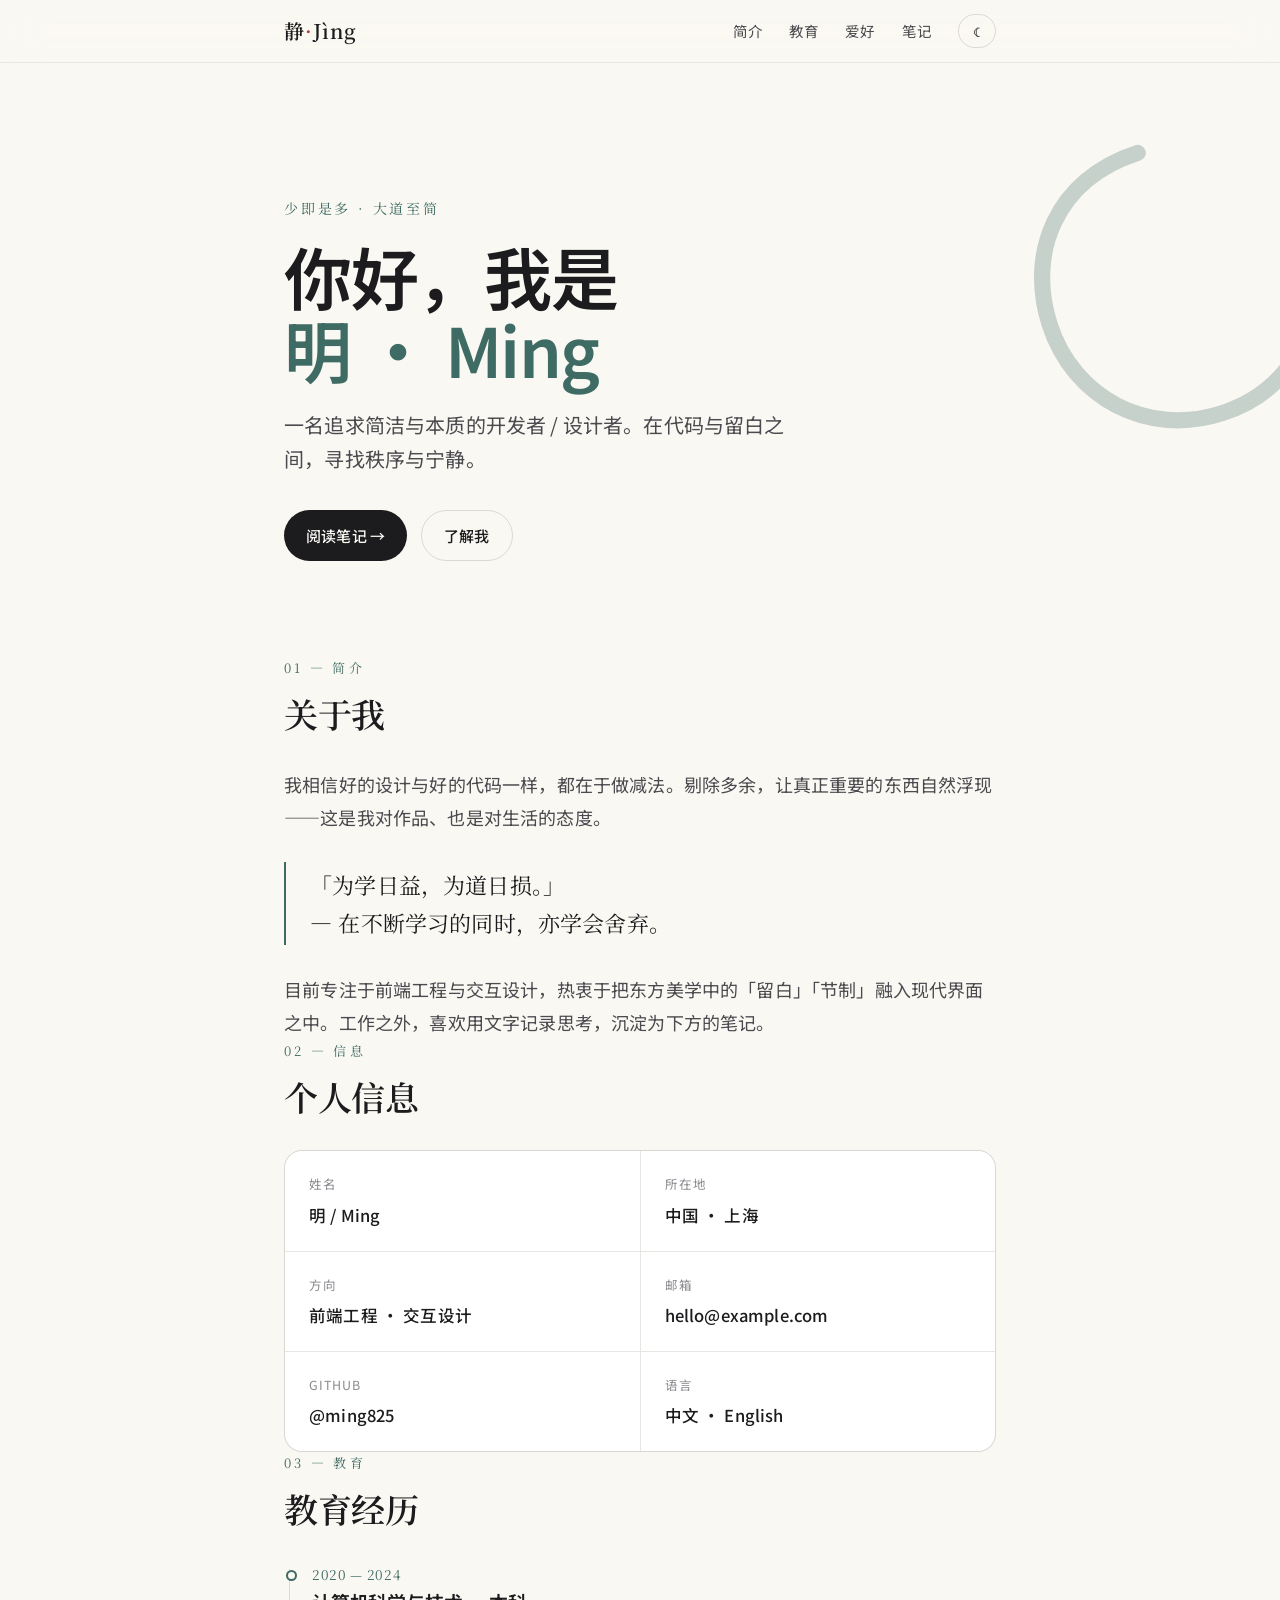
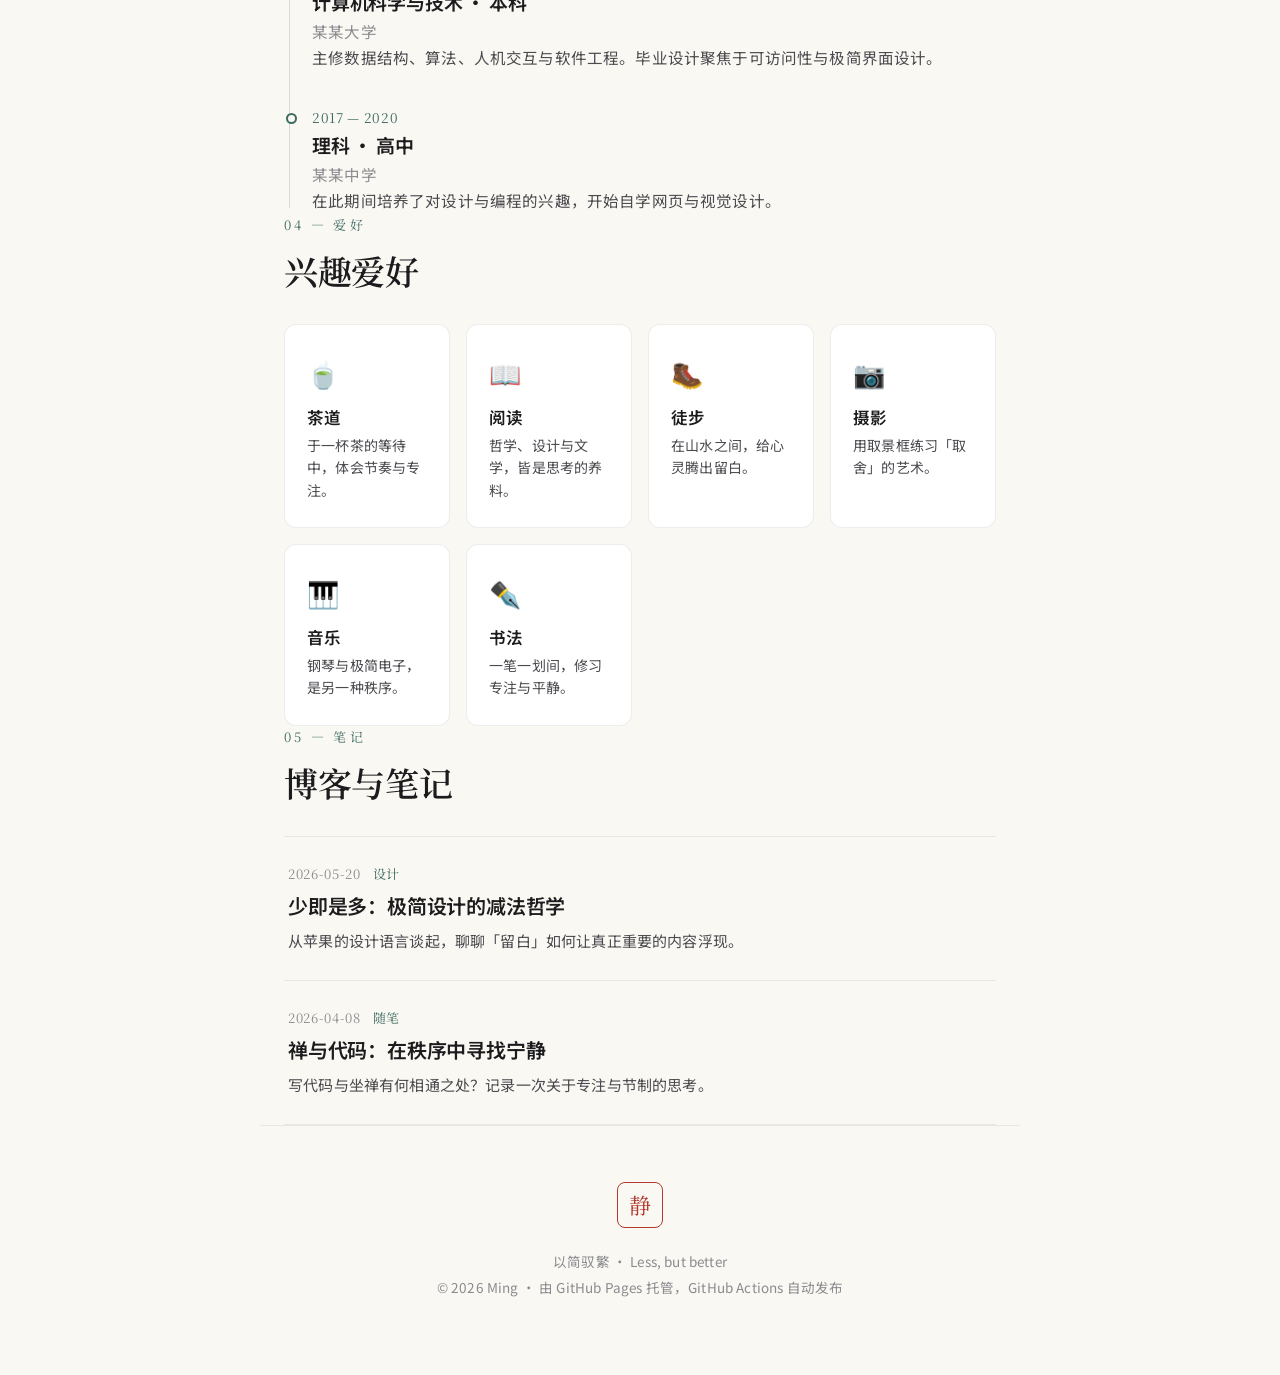
<file: index.html>
<!DOCTYPE html>
<html lang="zh-CN" data-theme="light">
<head>
  <meta charset="UTF-8" />
  <meta name="viewport" content="width=device-width, initial-scale=1.0" />
  <title>静 · 个人主页</title>
  <meta name="description" content="个人简历主页 — 个人信息、教育经历、简介与笔记。" />
  <link rel="preconnect" href="https://fonts.googleapis.com" />
  <link rel="preconnect" href="https://fonts.gstatic.com" crossorigin />
  <link href="https://fonts.googleapis.com/css2?family=Noto+Serif+SC:wght@400;500;600&family=Noto+Sans+SC:wght@300;400;500&display=swap" rel="stylesheet" />
  <link rel="stylesheet" href="assets/css/style.css" />
  <link rel="icon" href="data:image/svg+xml,<svg xmlns='http://www.w3.org/2000/svg' viewBox='0 0 100 100'><text y='.9em' font-size='90'>静</text></svg>" />
</head>
<body>

  <!-- ===== Nav ===== -->
  <nav class="nav">
    <div class="nav-inner">
      <a href="#top" class="brand">静<span class="seal">·</span>Jìng</a>
      <div class="nav-links">
        <a href="#about">简介</a>
        <a href="#education">教育</a>
        <a href="#hobbies">爱好</a>
        <a href="#notes">笔记</a>
        <button class="theme-toggle" id="themeToggle" aria-label="切换主题">☾</button>
      </div>
    </div>
  </nav>

  <!-- ===== Hero ===== -->
  <header class="hero" id="top">
    <svg class="enso" viewBox="0 0 200 200" aria-hidden="true">
      <path d="M100 24 C 52 24, 24 58, 24 100 C 24 142, 56 176, 100 176 C 138 176, 168 150, 174 112"
        fill="none" stroke="var(--accent)" stroke-width="9" stroke-linecap="round"
        opacity="0.5" transform="rotate(-18 100 100)"/>
    </svg>
    <div class="wrap reveal">
      <p class="hero-eyebrow">少即是多 · 大道至简</p>
      <h1>你好，我是<br /><span class="accent">明 · Ming</span></h1>
      <p class="hero-sub">一名追求简洁与本质的开发者 / 设计者。在代码与留白之间，寻找秩序与宁静。</p>
      <div class="hero-actions">
        <a class="btn btn-primary" href="#notes">阅读笔记 →</a>
        <a class="btn btn-ghost" href="#about">了解我</a>
      </div>
    </div>
  </header>

  <main>
    <!-- ===== About / Intro ===== -->
    <section id="about" class="wrap reveal">
      <span class="section-num">01 — 简介</span>
      <h2>关于我</h2>
      <div class="prose">
        <p>我相信好的设计与好的代码一样，都在于做减法。剔除多余，让真正重要的东西自然浮现——这是我对作品、也是对生活的态度。</p>
        <blockquote class="pull">「为学日益，为道日损。」<br />— 在不断学习的同时，亦学会舍弃。</blockquote>
        <p>目前专注于前端工程与交互设计，热衷于把东方美学中的「留白」「节制」融入现代界面之中。工作之外，喜欢用文字记录思考，沉淀为下方的笔记。</p>
      </div>
    </section>

    <!-- ===== Personal Info ===== -->
    <section id="info" class="wrap reveal">
      <span class="section-num">02 — 信息</span>
      <h2>个人信息</h2>
      <div class="info-grid">
        <div class="info-cell"><div class="k">姓名</div><div class="v">明 / Ming</div></div>
        <div class="info-cell"><div class="k">所在地</div><div class="v">中国 · 上海</div></div>
        <div class="info-cell"><div class="k">方向</div><div class="v">前端工程 · 交互设计</div></div>
        <div class="info-cell"><div class="k">邮箱</div><div class="v"><a href="mailto:hello@example.com">hello@example.com</a></div></div>
        <div class="info-cell"><div class="k">GitHub</div><div class="v"><a href="https://github.com/ming825" target="_blank" rel="noopener">@ming825</a></div></div>
        <div class="info-cell"><div class="k">语言</div><div class="v">中文 · English</div></div>
      </div>
    </section>

    <!-- ===== Education ===== -->
    <section id="education" class="wrap reveal">
      <span class="section-num">03 — 教育</span>
      <h2>教育经历</h2>
      <div class="timeline">
        <div class="tl-item">
          <div class="tl-date">2020 — 2024</div>
          <h3>计算机科学与技术 · 本科</h3>
          <p class="tl-org">某某大学</p>
          <p>主修数据结构、算法、人机交互与软件工程。毕业设计聚焦于可访问性与极简界面设计。</p>
        </div>
        <div class="tl-item">
          <div class="tl-date">2017 — 2020</div>
          <h3>理科 · 高中</h3>
          <p class="tl-org">某某中学</p>
          <p>在此期间培养了对设计与编程的兴趣，开始自学网页与视觉设计。</p>
        </div>
      </div>
    </section>

    <!-- ===== Hobbies ===== -->
    <section id="hobbies" class="wrap reveal">
      <span class="section-num">04 — 爱好</span>
      <h2>兴趣爱好</h2>
      <div class="hobby-grid">
        <div class="hobby"><div class="icon">🍵</div><h3>茶道</h3><p>于一杯茶的等待中，体会节奏与专注。</p></div>
        <div class="hobby"><div class="icon">📖</div><h3>阅读</h3><p>哲学、设计与文学，皆是思考的养料。</p></div>
        <div class="hobby"><div class="icon">🥾</div><h3>徒步</h3><p>在山水之间，给心灵腾出留白。</p></div>
        <div class="hobby"><div class="icon">📷</div><h3>摄影</h3><p>用取景框练习「取舍」的艺术。</p></div>
        <div class="hobby"><div class="icon">🎹</div><h3>音乐</h3><p>钢琴与极简电子，是另一种秩序。</p></div>
        <div class="hobby"><div class="icon">✒️</div><h3>书法</h3><p>一笔一划间，修习专注与平静。</p></div>
      </div>
    </section>

    <!-- ===== Notes / Blog ===== -->
    <section id="notes" class="wrap reveal">
      <span class="section-num">05 — 笔记</span>
      <h2>博客与笔记</h2>
      <div class="notes-list" id="notesList">
        <p class="note-loading">正在载入笔记…</p>
      </div>
    </section>
  </main>

  <!-- ===== Footer ===== -->
  <footer class="footer wrap reveal">
    <div class="seal-mark">静</div>
    <p>以简驭繁 · Less, but better</p>
    <p>© <span id="year"></span> Ming · 由 GitHub Pages 托管，GitHub Actions 自动发布</p>
  </footer>

  <script src="assets/js/main.js"></script>
</body>
</html>
</file>
<file: assets/css/style.css>
/* =========================================================
   静 · Jìng  —  Personal Resume & Notes
   Design language: Apple minimalism × Eastern Zen × modern UI
   ========================================================= */

/* ---------- Design tokens ---------- */
:root {
  /* Rice-paper warm neutrals */
  --bg:            #FAF8F3;
  --bg-elevated:   #FFFFFF;
  --bg-sunken:     #F2EFE8;
  --ink:           #1C1C1E;   /* near-black, Apple-like */
  --ink-soft:      #4A4A4F;
  --ink-faint:     #8A8A8F;
  --line:          rgba(28, 28, 30, 0.08);
  --line-strong:   rgba(28, 28, 30, 0.14);

  /* Zen accents: 黛青 (ink-teal) primary, 朱砂 (cinnabar) sparing highlight */
  --accent:        #3E6B63;
  --accent-soft:   rgba(62, 107, 99, 0.10);
  --seal:          #B23A2E;   /* used like a single red seal stamp */

  /* Type */
  --font-sans: -apple-system, BlinkMacSystemFont, "SF Pro Text", "Segoe UI",
               "Noto Sans SC", "PingFang SC", "Microsoft YaHei", Roboto, Helvetica, Arial, sans-serif;
  --font-serif: "Noto Serif SC", "Songti SC", "STSong", Georgia, "Times New Roman", serif;

  /* Rhythm */
  --maxw: 760px;
  --radius: 18px;
  --radius-sm: 12px;
  --ease: cubic-bezier(0.22, 1, 0.36, 1);
  --shadow: 0 1px 2px rgba(0,0,0,0.04), 0 8px 30px rgba(0,0,0,0.06);
}

[data-theme="dark"] {
  --bg:            #111312;
  --bg-elevated:   #191C1B;
  --bg-sunken:     #0C0E0D;
  --ink:           #ECECEC;
  --ink-soft:      #B6B8B6;
  --ink-faint:     #7C807D;
  --line:          rgba(255, 255, 255, 0.08);
  --line-strong:   rgba(255, 255, 255, 0.16);
  --accent:        #7FB3A6;
  --accent-soft:   rgba(127, 179, 166, 0.12);
  --seal:          #D6584A;
  --shadow: 0 1px 2px rgba(0,0,0,0.3), 0 10px 40px rgba(0,0,0,0.5);
}

/* ---------- Reset ---------- */
*, *::before, *::after { box-sizing: border-box; }
html { scroll-behavior: smooth; -webkit-text-size-adjust: 100%; }
body {
  margin: 0;
  font-family: var(--font-sans);
  background: var(--bg);
  color: var(--ink);
  line-height: 1.7;
  font-size: 17px;
  letter-spacing: 0.01em;
  -webkit-font-smoothing: antialiased;
  text-rendering: optimizeLegibility;
  transition: background 0.5s var(--ease), color 0.5s var(--ease);
}
img { max-width: 100%; display: block; }
a { color: inherit; text-decoration: none; }

/* ---------- Layout ---------- */
.wrap { max-width: var(--maxw); margin: 0 auto; padding: 0 24px; }
section { padding: 88px 0; }
.section-num {
  font-family: var(--font-serif);
  font-size: 13px;
  color: var(--accent);
  letter-spacing: 0.25em;
  text-transform: uppercase;
  display: block;
  margin-bottom: 14px;
}
h1, h2, h3 { font-weight: 600; letter-spacing: -0.01em; line-height: 1.25; }
h2 {
  font-family: var(--font-serif);
  font-size: clamp(26px, 4vw, 34px);
  margin: 0 0 32px;
  font-weight: 600;
}
p { color: var(--ink-soft); }

/* ---------- Top nav ---------- */
.nav {
  position: sticky; top: 0; z-index: 50;
  backdrop-filter: saturate(180%) blur(20px);
  -webkit-backdrop-filter: saturate(180%) blur(20px);
  background: color-mix(in srgb, var(--bg) 72%, transparent);
  border-bottom: 1px solid var(--line);
}
.nav-inner {
  max-width: var(--maxw); margin: 0 auto;
  padding: 14px 24px;
  display: flex; align-items: center; justify-content: space-between;
}
.brand { font-family: var(--font-serif); font-size: 20px; font-weight: 600; letter-spacing: 0.05em; }
.brand .seal { color: var(--seal); }
.nav-links { display: flex; gap: 26px; align-items: center; }
.nav-links a { font-size: 14.5px; color: var(--ink-soft); transition: color 0.25s var(--ease); }
.nav-links a:hover { color: var(--ink); }
.theme-toggle {
  border: 1px solid var(--line-strong); background: transparent; color: var(--ink-soft);
  width: 38px; height: 34px; border-radius: 999px; cursor: pointer;
  display: grid; place-items: center; font-size: 15px;
  transition: background 0.25s var(--ease), color 0.25s var(--ease);
}
.theme-toggle:hover { background: var(--accent-soft); color: var(--accent); }
@media (max-width: 600px) { .nav-links a:not(.theme-toggle) { display: none; } }

/* ---------- Hero ---------- */
.hero { padding: 120px 0 96px; position: relative; overflow: hidden; }
.enso {
  position: absolute; right: -80px; top: 40px;
  width: 360px; height: 360px; opacity: 0.55; pointer-events: none;
  filter: blur(0.2px);
}
[data-theme="dark"] .enso { opacity: 0.4; }
.hero-eyebrow {
  font-family: var(--font-serif); color: var(--accent);
  letter-spacing: 0.2em; font-size: 14px; margin-bottom: 18px;
}
.hero h1 {
  font-size: clamp(40px, 8vw, 68px);
  line-height: 1.08; margin: 0 0 22px; font-weight: 600;
  letter-spacing: -0.02em;
}
.hero h1 .accent { color: var(--accent); }
.hero-sub { font-size: clamp(17px, 2.4vw, 20px); max-width: 540px; color: var(--ink-soft); margin: 0 0 34px; }
.hero-actions { display: flex; gap: 14px; flex-wrap: wrap; }
.btn {
  display: inline-flex; align-items: center; gap: 8px;
  padding: 12px 22px; border-radius: 999px; font-size: 15px; font-weight: 500;
  transition: transform 0.25s var(--ease), background 0.25s var(--ease), box-shadow 0.25s var(--ease);
}
.btn-primary { background: var(--ink); color: var(--bg); }
.btn-primary:hover { transform: translateY(-2px); box-shadow: var(--shadow); }
.btn-ghost { border: 1px solid var(--line-strong); color: var(--ink); }
.btn-ghost:hover { background: var(--bg-sunken); transform: translateY(-2px); }

/* ---------- Info chips ---------- */
.info-grid {
  display: grid; grid-template-columns: repeat(2, 1fr);
  gap: 1px; background: var(--line); border: 1px solid var(--line);
  border-radius: var(--radius); overflow: hidden;
}
.info-cell { background: var(--bg-elevated); padding: 22px 24px; }
.info-cell .k { font-size: 12.5px; color: var(--ink-faint); letter-spacing: 0.08em; text-transform: uppercase; margin-bottom: 6px; }
.info-cell .v { font-size: 16.5px; color: var(--ink); font-weight: 500; }
.info-cell .v a:hover { color: var(--accent); }
@media (max-width: 560px) { .info-grid { grid-template-columns: 1fr; } }

/* ---------- Prose (intro) ---------- */
.prose p { font-size: 18px; line-height: 1.85; margin: 0 0 18px; }
.prose p:last-child { margin-bottom: 0; }
.pull {
  font-family: var(--font-serif); font-size: 22px; line-height: 1.7;
  color: var(--ink); border-left: 2px solid var(--accent);
  padding: 4px 0 4px 24px; margin: 28px 0;
}

/* ---------- Timeline (education) ---------- */
.timeline { position: relative; padding-left: 28px; }
.timeline::before {
  content: ""; position: absolute; left: 5px; top: 6px; bottom: 6px;
  width: 1px; background: var(--line-strong);
}
.tl-item { position: relative; padding: 0 0 36px; }
.tl-item:last-child { padding-bottom: 0; }
.tl-item::before {
  content: ""; position: absolute; left: -26px; top: 7px;
  width: 11px; height: 11px; border-radius: 50%;
  background: var(--bg); border: 2px solid var(--accent);
}
.tl-date { font-size: 13.5px; color: var(--accent); font-family: var(--font-serif); letter-spacing: 0.05em; margin-bottom: 4px; }
.tl-item h3 { font-size: 19px; margin: 0 0 4px; }
.tl-org { font-size: 15px; color: var(--ink-faint); margin: 0 0 8px; }
.tl-item p { font-size: 15.5px; margin: 0; }

/* ---------- Hobbies ---------- */
.hobby-grid { display: grid; grid-template-columns: repeat(auto-fit, minmax(160px, 1fr)); gap: 16px; }
.hobby {
  background: var(--bg-elevated); border: 1px solid var(--line);
  border-radius: var(--radius-sm); padding: 26px 22px;
  transition: transform 0.3s var(--ease), border-color 0.3s var(--ease), box-shadow 0.3s var(--ease);
}
.hobby:hover { transform: translateY(-4px); border-color: var(--accent); box-shadow: var(--shadow); }
.hobby .icon { font-size: 26px; margin-bottom: 12px; }
.hobby h3 { font-size: 16.5px; margin: 0 0 6px; }
.hobby p { font-size: 14px; margin: 0; line-height: 1.6; }

/* ---------- Notes / Blog ---------- */
.notes-list { display: flex; flex-direction: column; }
.note-card {
  display: flex; flex-direction: column; gap: 6px;
  padding: 26px 4px; border-top: 1px solid var(--line);
  transition: padding-left 0.3s var(--ease);
}
.note-card:hover { padding-left: 12px; }
.note-card:last-child { border-bottom: 1px solid var(--line); }
.note-meta { font-size: 13px; color: var(--ink-faint); font-family: var(--font-serif); letter-spacing: 0.05em; display: flex; gap: 12px; align-items: center; }
.note-tag { color: var(--accent); }
.note-card h3 { font-size: 20px; margin: 2px 0 4px; transition: color 0.25s var(--ease); }
.note-card:hover h3 { color: var(--accent); }
.note-card p { font-size: 15px; margin: 0; }
.note-empty, .note-loading { color: var(--ink-faint); font-size: 15px; padding: 24px 0; }

/* ---------- Article (single note) ---------- */
.article { padding: 64px 0 96px; }
.article-back { font-size: 14px; color: var(--ink-faint); display: inline-flex; gap: 6px; margin-bottom: 32px; transition: color 0.25s var(--ease); }
.article-back:hover { color: var(--accent); }
.article-meta { font-size: 13.5px; color: var(--ink-faint); font-family: var(--font-serif); letter-spacing: 0.05em; margin-bottom: 10px; }
.article h1 { font-family: var(--font-serif); font-size: clamp(30px, 5vw, 42px); margin: 0 0 36px; line-height: 1.2; }
.article-body { font-size: 18px; line-height: 1.85; color: var(--ink-soft); }
.article-body h2 { font-size: 26px; margin: 44px 0 16px; color: var(--ink); }
.article-body h3 { font-size: 21px; margin: 32px 0 12px; color: var(--ink); }
.article-body p { margin: 0 0 20px; }
.article-body a { color: var(--accent); border-bottom: 1px solid var(--accent-soft); }
.article-body a:hover { border-bottom-color: var(--accent); }
.article-body blockquote {
  margin: 24px 0; padding: 4px 0 4px 22px; border-left: 2px solid var(--accent);
  font-family: var(--font-serif); color: var(--ink); font-size: 20px;
}
.article-body code {
  font-family: "SF Mono", ui-monospace, Menlo, Consolas, monospace;
  background: var(--bg-sunken); padding: 2px 7px; border-radius: 6px; font-size: 0.88em;
}
.article-body pre {
  background: var(--bg-sunken); border: 1px solid var(--line);
  padding: 18px 20px; border-radius: var(--radius-sm); overflow-x: auto; margin: 24px 0;
}
.article-body pre code { background: none; padding: 0; }
.article-body ul, .article-body ol { padding-left: 24px; margin: 0 0 20px; }
.article-body li { margin-bottom: 8px; }
.article-body img { border-radius: var(--radius-sm); margin: 24px 0; }
.article-body hr { border: none; border-top: 1px solid var(--line); margin: 40px 0; }

/* ---------- Footer ---------- */
.footer { padding: 56px 0 72px; border-top: 1px solid var(--line); text-align: center; }
.footer .seal-mark {
  display: inline-grid; place-items: center; width: 46px; height: 46px;
  border: 1.5px solid var(--seal); color: var(--seal); border-radius: 8px;
  font-family: var(--font-serif); font-size: 22px; margin-bottom: 18px;
}
.footer p { font-size: 13.5px; color: var(--ink-faint); margin: 4px 0; }
.footer a:hover { color: var(--accent); }

/* ---------- Reveal animation ---------- */
.reveal { opacity: 0; transform: translateY(24px); transition: opacity 0.8s var(--ease), transform 0.8s var(--ease); }
.reveal.in { opacity: 1; transform: none; }
@media (prefers-reduced-motion: reduce) {
  .reveal { opacity: 1; transform: none; transition: none; }
  html { scroll-behavior: auto; }
}
</file>
